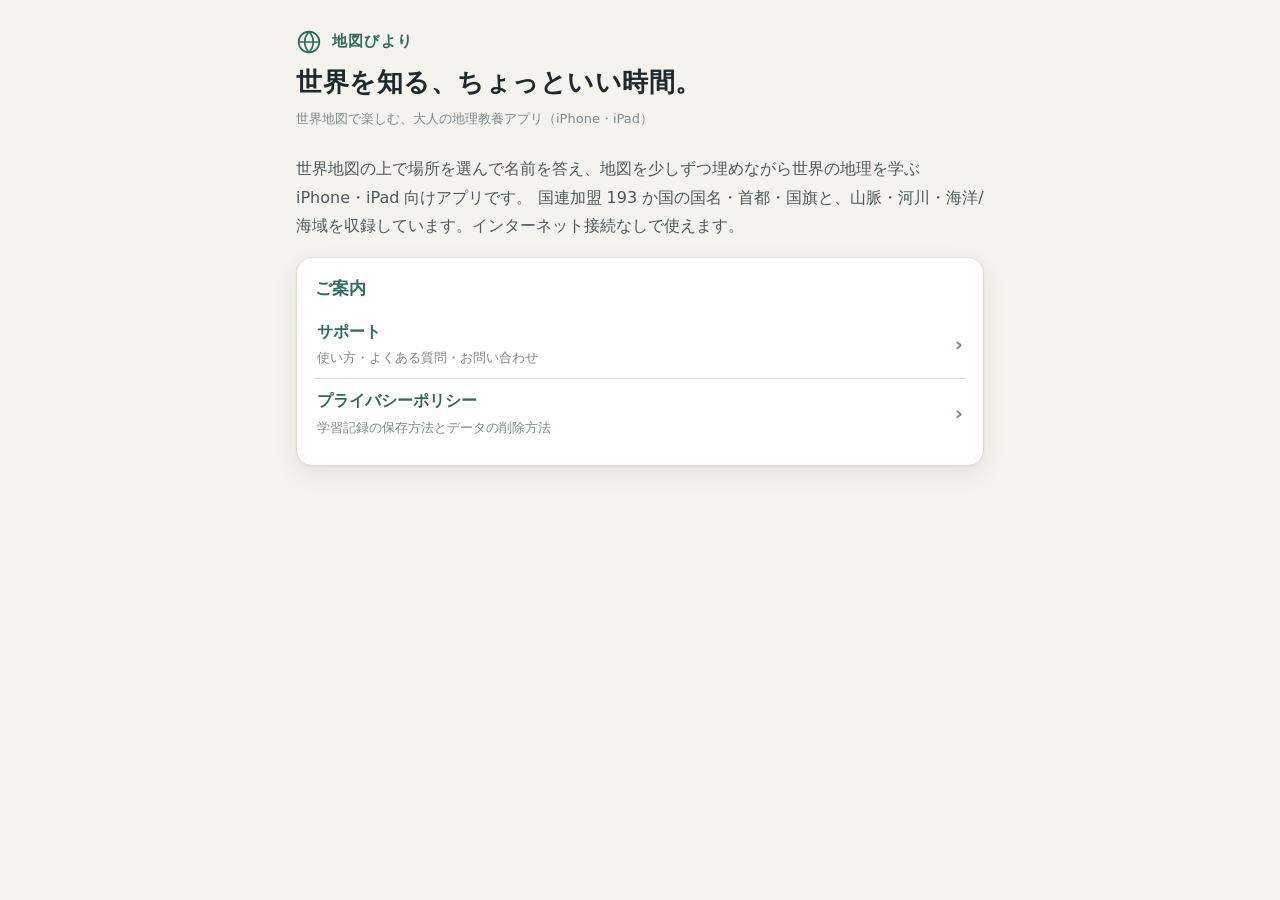
<file: index.html>
<!doctype html>
<html lang="ja">
<head>
  <meta charset="utf-8">
  <meta name="viewport" content="width=device-width, initial-scale=1, viewport-fit=cover">
  <title>地図びより</title>
  <meta name="description" content="世界地図で楽しむ、大人の地理教養アプリ「地図びより」。">
  <meta name="theme-color" content="#f5f3ee" media="(prefers-color-scheme: light)">
  <meta name="theme-color" content="#0f1716" media="(prefers-color-scheme: dark)">
  <link rel="stylesheet" href="style.css">
</head>
<body>
  <div class="wrap">
    <header>
      <div class="brand">
        <svg width="26" height="26" viewBox="0 0 24 24" fill="none" stroke="currentColor" stroke-width="1.6" stroke-linecap="round" stroke-linejoin="round" aria-hidden="true">
          <circle cx="12" cy="12" r="9.5"/><path d="M2.5 12h19M12 2.5c2.6 2.7 3.9 5.9 3.9 9.5s-1.3 6.8-3.9 9.5c-2.6-2.7-3.9-5.9-3.9-9.5S9.4 5.2 12 2.5z"/>
        </svg>
        地図びより
      </div>
      <h1>世界を知る、ちょっといい時間。</h1>
      <p class="dates">世界地図で楽しむ、大人の地理教養アプリ（iPhone・iPad）</p>
    </header>
    <main>
      <p class="lead">
        世界地図の上で場所を選んで名前を答え、地図を少しずつ埋めながら世界の地理を学ぶ iPhone・iPad 向けアプリです。
        国連加盟 193 か国の国名・首都・国旗と、山脈・河川・海洋/海域を収録しています。インターネット接続なしで使えます。
      </p>
      <section class="card" aria-labelledby="guide">
        <h2 id="guide">ご案内</h2>
        <ul class="links">
          <li><a href="support.html"><span>サポート<span class="desc">使い方・よくある質問・お問い合わせ</span></span></a></li>
          <li><a href="privacy.html"><span>プライバシーポリシー<span class="desc">学習記録の保存方法とデータの削除方法</span></span></a></li>
        </ul>
      </section>
    </main>
  </div>
</body>
</html>
</file>
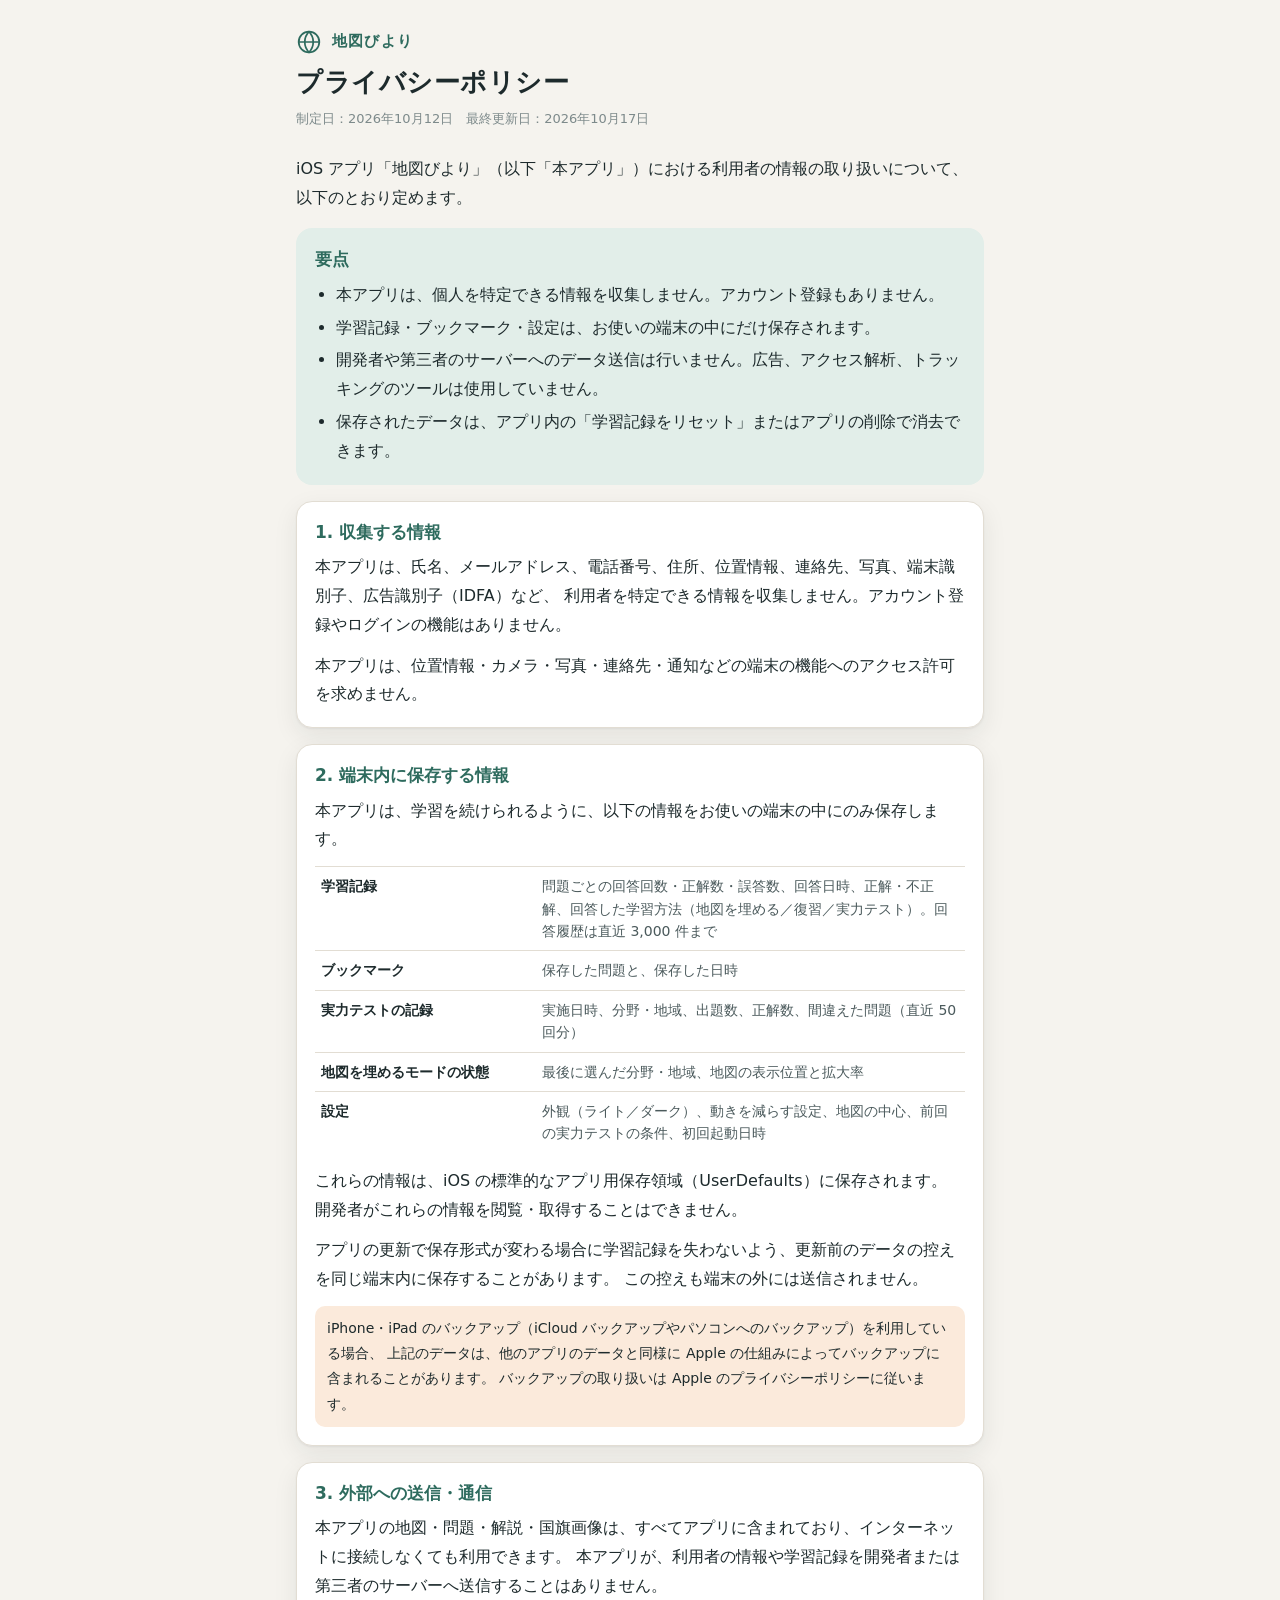
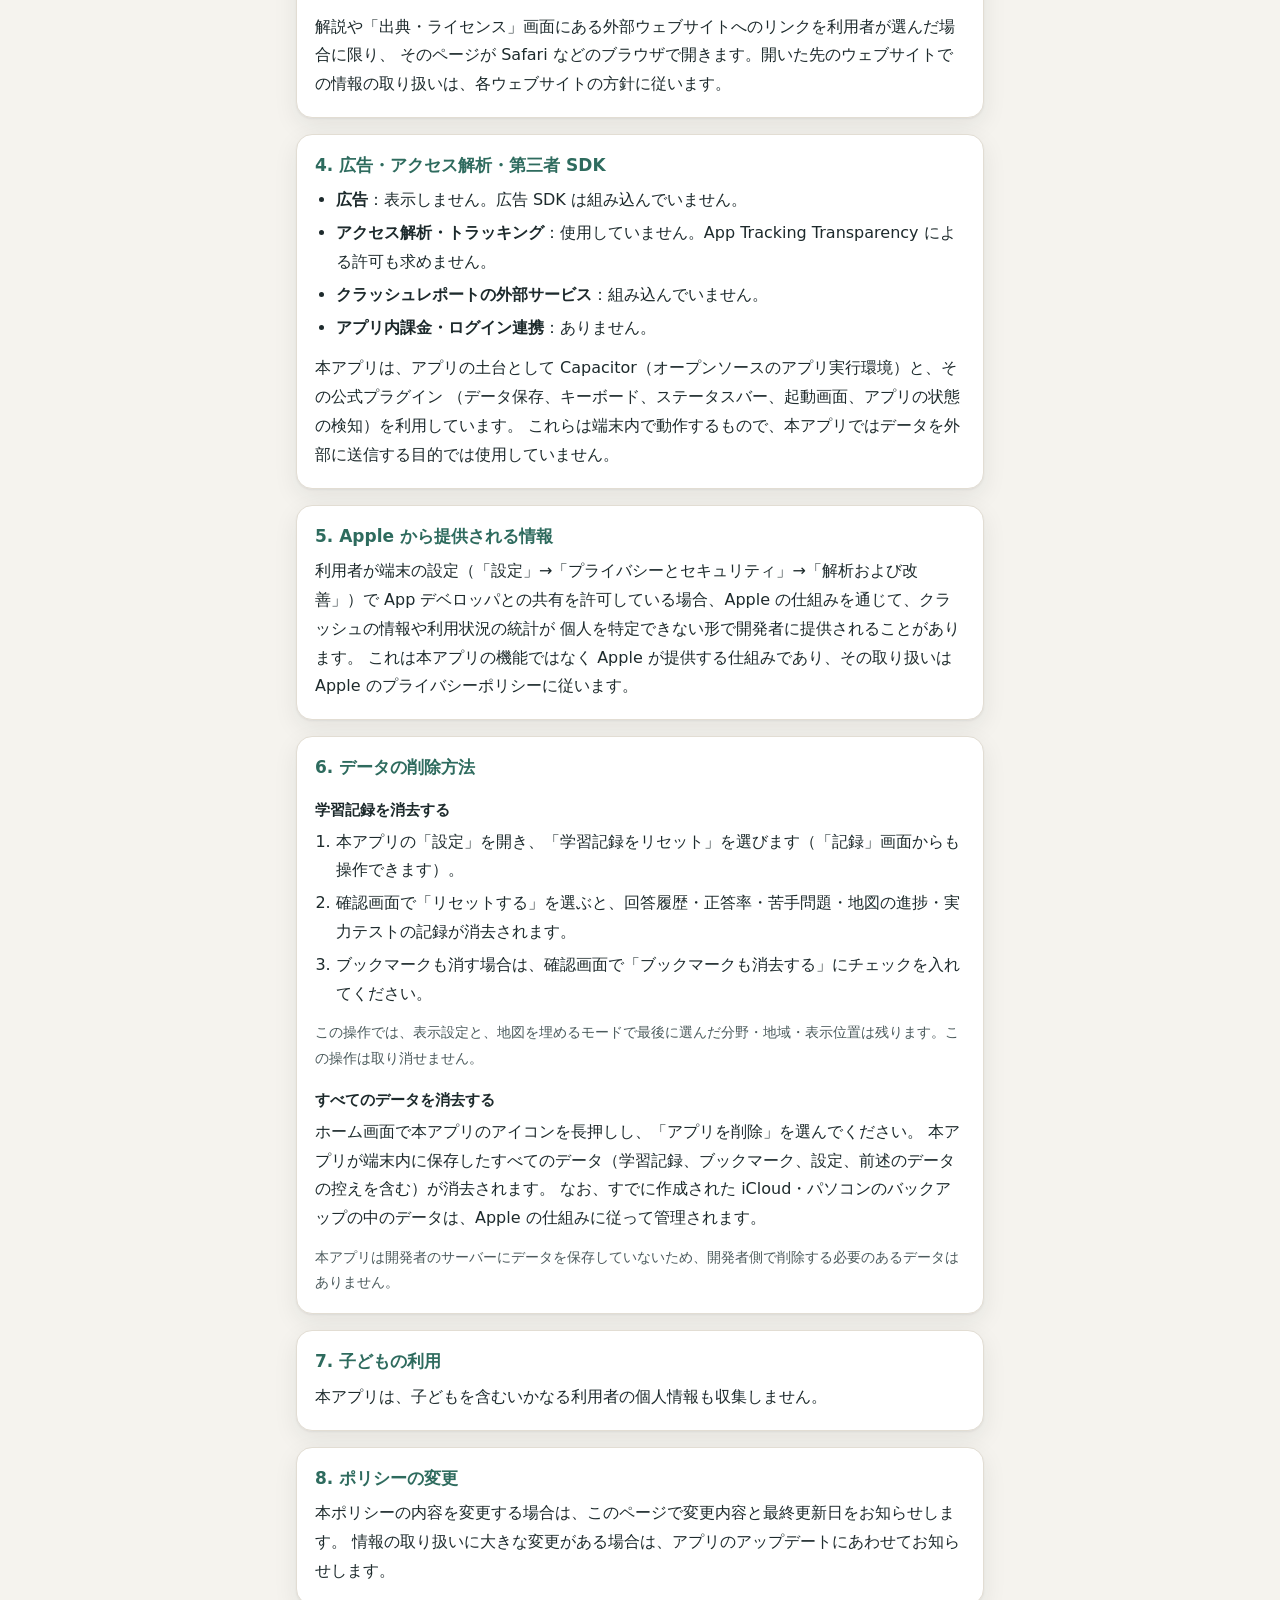
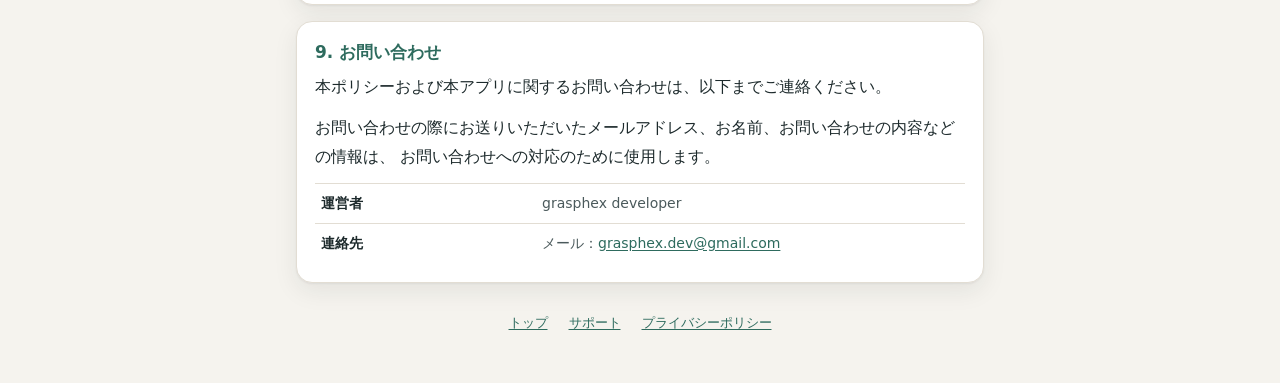
<file: privacy.html>
<!doctype html>
<html lang="ja">
<head>
  <meta charset="utf-8">
  <meta name="viewport" content="width=device-width, initial-scale=1, viewport-fit=cover">
  <title>プライバシーポリシー｜地図びより</title>
  <meta name="description" content="iOSアプリ「地図びより」のプライバシーポリシー。学習記録は端末内にのみ保存し、個人情報の収集・外部送信は行いません。">
  <meta name="theme-color" content="#f5f3ee" media="(prefers-color-scheme: light)">
  <meta name="theme-color" content="#0f1716" media="(prefers-color-scheme: dark)">
  <link rel="stylesheet" href="style.css">
</head>
<body>
  <div class="wrap">
    <header>
      <div class="brand">
        <svg width="26" height="26" viewBox="0 0 24 24" fill="none" stroke="currentColor" stroke-width="1.6" stroke-linecap="round" stroke-linejoin="round" aria-hidden="true">
          <circle cx="12" cy="12" r="9.5"/><path d="M2.5 12h19M12 2.5c2.6 2.7 3.9 5.9 3.9 9.5s-1.3 6.8-3.9 9.5c-2.6-2.7-3.9-5.9-3.9-9.5S9.4 5.2 12 2.5z"/>
        </svg>
        地図びより
      </div>
      <h1>プライバシーポリシー</h1>
      <p class="dates">制定日：2026年10月12日　最終更新日：2026年10月17日</p>
    </header>

    <main>
      <p>
        iOS アプリ「地図びより」（以下「本アプリ」）における利用者の情報の取り扱いについて、以下のとおり定めます。
      </p>

      <section class="card summary" aria-labelledby="s-summary">
        <h2 id="s-summary">要点</h2>
        <ul>
          <li>本アプリは、個人を特定できる情報を収集しません。アカウント登録もありません。</li>
          <li>学習記録・ブックマーク・設定は、お使いの端末の中にだけ保存されます。</li>
          <li>開発者や第三者のサーバーへのデータ送信は行いません。広告、アクセス解析、トラッキングのツールは使用していません。</li>
          <li>保存されたデータは、アプリ内の「学習記録をリセット」またはアプリの削除で消去できます。</li>
        </ul>
      </section>

      <section class="card" aria-labelledby="s1">
        <h2 id="s1">1. 収集する情報</h2>
        <p>
          本アプリは、氏名、メールアドレス、電話番号、住所、位置情報、連絡先、写真、端末識別子、広告識別子（IDFA）など、
          利用者を特定できる情報を収集しません。アカウント登録やログインの機能はありません。
        </p>
        <p>
          本アプリは、位置情報・カメラ・写真・連絡先・通知などの端末の機能へのアクセス許可を求めません。
        </p>
      </section>

      <section class="card" aria-labelledby="s2">
        <h2 id="s2">2. 端末内に保存する情報</h2>
        <p>本アプリは、学習を続けられるように、以下の情報をお使いの端末の中にのみ保存します。</p>
        <table>
          <tr><th scope="row">学習記録</th><td>問題ごとの回答回数・正解数・誤答数、回答日時、正解・不正解、回答した学習方法（地図を埋める／復習／実力テスト）。回答履歴は直近 3,000 件まで</td></tr>
          <tr><th scope="row">ブックマーク</th><td>保存した問題と、保存した日時</td></tr>
          <tr><th scope="row">実力テストの記録</th><td>実施日時、分野・地域、出題数、正解数、間違えた問題（直近 50 回分）</td></tr>
          <tr><th scope="row">地図を埋めるモードの状態</th><td>最後に選んだ分野・地域、地図の表示位置と拡大率</td></tr>
          <tr><th scope="row">設定</th><td>外観（ライト／ダーク）、動きを減らす設定、地図の中心、前回の実力テストの条件、初回起動日時</td></tr>
        </table>
        <p>
          これらの情報は、iOS の標準的なアプリ用保存領域（UserDefaults）に保存されます。
          開発者がこれらの情報を閲覧・取得することはできません。
        </p>
        <p>
          アプリの更新で保存形式が変わる場合に学習記録を失わないよう、更新前のデータの控えを同じ端末内に保存することがあります。
          この控えも端末の外には送信されません。
        </p>
        <p class="note">
          iPhone・iPad のバックアップ（iCloud バックアップやパソコンへのバックアップ）を利用している場合、
          上記のデータは、他のアプリのデータと同様に Apple の仕組みによってバックアップに含まれることがあります。
          バックアップの取り扱いは Apple のプライバシーポリシーに従います。
        </p>
      </section>

      <section class="card" aria-labelledby="s3">
        <h2 id="s3">3. 外部への送信・通信</h2>
        <p>
          本アプリの地図・問題・解説・国旗画像は、すべてアプリに含まれており、インターネットに接続しなくても利用できます。
          本アプリが、利用者の情報や学習記録を開発者または第三者のサーバーへ送信することはありません。
        </p>
        <p>
          解説や「出典・ライセンス」画面にある外部ウェブサイトへのリンクを利用者が選んだ場合に限り、
          そのページが Safari などのブラウザで開きます。開いた先のウェブサイトでの情報の取り扱いは、各ウェブサイトの方針に従います。
        </p>
      </section>

      <section class="card" aria-labelledby="s4">
        <h2 id="s4">4. 広告・アクセス解析・第三者 SDK</h2>
        <ul>
          <li><strong>広告</strong>：表示しません。広告 SDK は組み込んでいません。</li>
          <li><strong>アクセス解析・トラッキング</strong>：使用していません。App Tracking Transparency による許可も求めません。</li>
          <li><strong>クラッシュレポートの外部サービス</strong>：組み込んでいません。</li>
          <li><strong>アプリ内課金・ログイン連携</strong>：ありません。</li>
        </ul>
        <p>
          本アプリは、アプリの土台として Capacitor（オープンソースのアプリ実行環境）と、その公式プラグイン
          （データ保存、キーボード、ステータスバー、起動画面、アプリの状態の検知）を利用しています。
          これらは端末内で動作するもので、本アプリではデータを外部に送信する目的では使用していません。
        </p>
      </section>

      <section class="card" aria-labelledby="s5">
        <h2 id="s5">5. Apple から提供される情報</h2>
        <p>
          利用者が端末の設定（「設定」→「プライバシーとセキュリティ」→「解析および改善」）で
          App デベロッパとの共有を許可している場合、Apple の仕組みを通じて、クラッシュの情報や利用状況の統計が
          個人を特定できない形で開発者に提供されることがあります。
          これは本アプリの機能ではなく Apple が提供する仕組みであり、その取り扱いは Apple のプライバシーポリシーに従います。
        </p>
      </section>

      <section class="card" aria-labelledby="s6">
        <h2 id="s6">6. データの削除方法</h2>
        <h3>学習記録を消去する</h3>
        <ol>
          <li>本アプリの「設定」を開き、「学習記録をリセット」を選びます（「記録」画面からも操作できます）。</li>
          <li>確認画面で「リセットする」を選ぶと、回答履歴・正答率・苦手問題・地図の進捗・実力テストの記録が消去されます。</li>
          <li>ブックマークも消す場合は、確認画面で「ブックマークも消去する」にチェックを入れてください。</li>
        </ol>
        <p class="muted">
          この操作では、表示設定と、地図を埋めるモードで最後に選んだ分野・地域・表示位置は残ります。この操作は取り消せません。
        </p>
        <h3>すべてのデータを消去する</h3>
        <p>
          ホーム画面で本アプリのアイコンを長押しし、「アプリを削除」を選んでください。
          本アプリが端末内に保存したすべてのデータ（学習記録、ブックマーク、設定、前述のデータの控えを含む）が消去されます。
          なお、すでに作成された iCloud・パソコンのバックアップの中のデータは、Apple の仕組みに従って管理されます。
        </p>
        <p class="muted">
          本アプリは開発者のサーバーにデータを保存していないため、開発者側で削除する必要のあるデータはありません。
        </p>
      </section>

      <section class="card" aria-labelledby="s7">
        <h2 id="s7">7. 子どもの利用</h2>
        <p>本アプリは、子どもを含むいかなる利用者の個人情報も収集しません。</p>
      </section>

      <section class="card" aria-labelledby="s8">
        <h2 id="s8">8. ポリシーの変更</h2>
        <p>
          本ポリシーの内容を変更する場合は、このページで変更内容と最終更新日をお知らせします。
          情報の取り扱いに大きな変更がある場合は、アプリのアップデートにあわせてお知らせします。
        </p>
      </section>

      <section class="card" aria-labelledby="s9">
        <h2 id="s9">9. お問い合わせ</h2>
        <p>本ポリシーおよび本アプリに関するお問い合わせは、以下までご連絡ください。</p>
        <p>
          お問い合わせの際にお送りいただいたメールアドレス、お名前、お問い合わせの内容などの情報は、
          お問い合わせへの対応のために使用します。
        </p>
        <!-- contact:begin -->
        <table>
          <tr><th scope="row">運営者</th><td>grasphex developer</td></tr>
          <tr><th scope="row">連絡先</th><td>メール：<a href="mailto:grasphex.dev@gmail.com">grasphex.dev@gmail.com</a></td></tr>
        </table>
        <!-- contact:end -->
      </section>
    </main>

    <footer>
      <nav aria-label="サイト内リンク"><a href="./">トップ</a>　<a href="support.html">サポート</a>　<a href="privacy.html" aria-current="page">プライバシーポリシー</a></nav>
    </footer>
  </div>
</body>
</html>
</file>
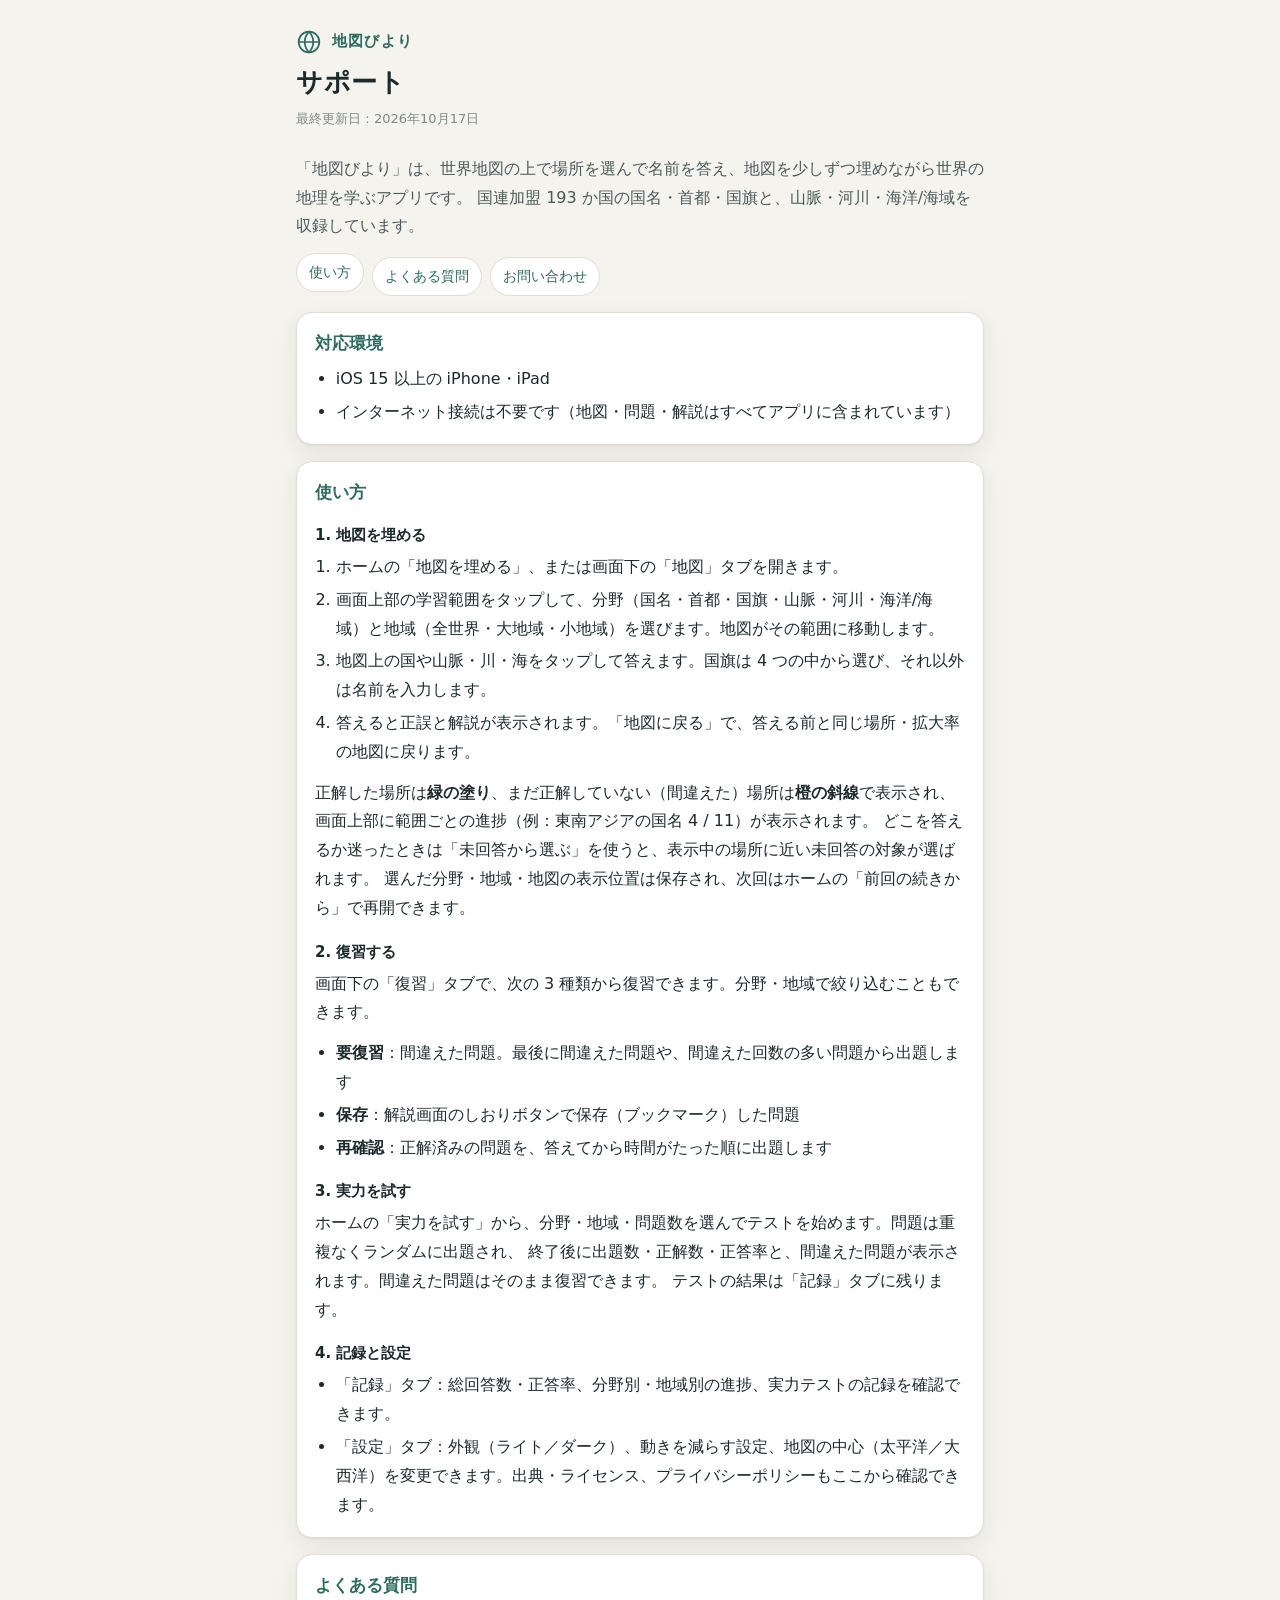
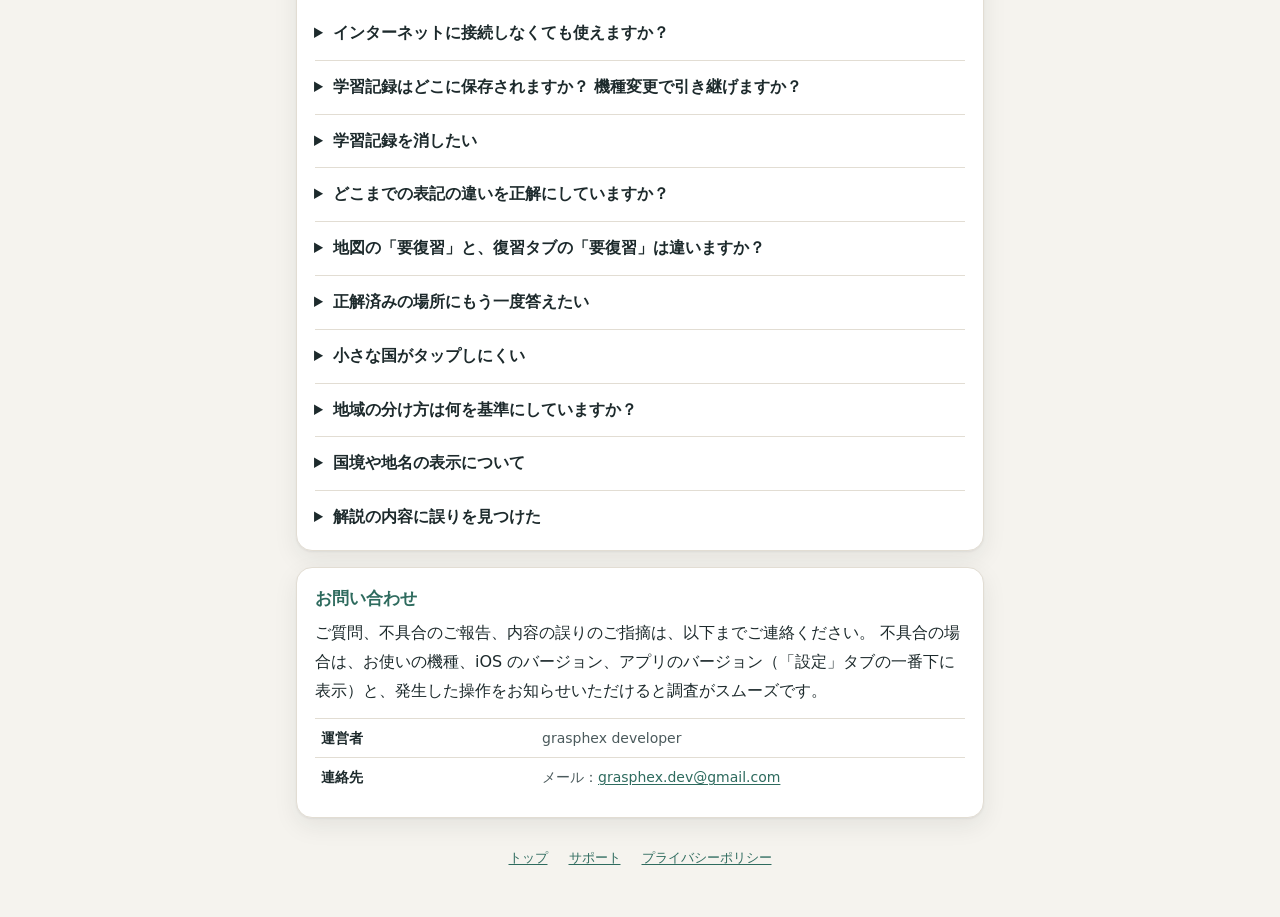
<file: support.html>
<!doctype html>
<html lang="ja">
<head>
  <meta charset="utf-8">
  <meta name="viewport" content="width=device-width, initial-scale=1, viewport-fit=cover">
  <title>サポート｜地図びより</title>
  <meta name="description" content="iOSアプリ「地図びより」のサポートページ。使い方、よくある質問、お問い合わせ方法。">
  <meta name="theme-color" content="#f5f3ee" media="(prefers-color-scheme: light)">
  <meta name="theme-color" content="#0f1716" media="(prefers-color-scheme: dark)">
  <link rel="stylesheet" href="style.css">
</head>
<body>
  <div class="wrap">
    <header>
      <div class="brand">
        <svg width="26" height="26" viewBox="0 0 24 24" fill="none" stroke="currentColor" stroke-width="1.6" stroke-linecap="round" stroke-linejoin="round" aria-hidden="true">
          <circle cx="12" cy="12" r="9.5"/><path d="M2.5 12h19M12 2.5c2.6 2.7 3.9 5.9 3.9 9.5s-1.3 6.8-3.9 9.5c-2.6-2.7-3.9-5.9-3.9-9.5S9.4 5.2 12 2.5z"/>
        </svg>
        地図びより
      </div>
      <h1>サポート</h1>
      <p class="dates">最終更新日：2026年10月17日</p>
    </header>

    <main>
      <p class="lead">
        「地図びより」は、世界地図の上で場所を選んで名前を答え、地図を少しずつ埋めながら世界の地理を学ぶアプリです。
        国連加盟 193 か国の国名・首都・国旗と、山脈・河川・海洋/海域を収録しています。
      </p>

      <nav aria-label="このページの目次">
        <ul class="toc">
          <li><a href="#usage">使い方</a></li>
          <li><a href="#faq">よくある質問</a></li>
          <li><a href="#contact">お問い合わせ</a></li>
        </ul>
      </nav>

      <section class="card" aria-labelledby="env">
        <h2 id="env">対応環境</h2>
        <ul>
          <li>iOS 15 以上の iPhone・iPad</li>
          <li>インターネット接続は不要です（地図・問題・解説はすべてアプリに含まれています）</li>
        </ul>
      </section>

      <section class="card" aria-labelledby="usage">
        <h2 id="usage">使い方</h2>

        <h3>1. 地図を埋める</h3>
        <ol>
          <li>ホームの「地図を埋める」、または画面下の「地図」タブを開きます。</li>
          <li>画面上部の学習範囲をタップして、分野（国名・首都・国旗・山脈・河川・海洋/海域）と地域（全世界・大地域・小地域）を選びます。地図がその範囲に移動します。</li>
          <li>地図上の国や山脈・川・海をタップして答えます。国旗は 4 つの中から選び、それ以外は名前を入力します。</li>
          <li>答えると正誤と解説が表示されます。「地図に戻る」で、答える前と同じ場所・拡大率の地図に戻ります。</li>
        </ol>
        <p>
          正解した場所は<strong>緑の塗り</strong>、まだ正解していない（間違えた）場所は<strong>橙の斜線</strong>で表示され、
          画面上部に範囲ごとの進捗（例：東南アジアの国名 4 / 11）が表示されます。
          どこを答えるか迷ったときは「未回答から選ぶ」を使うと、表示中の場所に近い未回答の対象が選ばれます。
          選んだ分野・地域・地図の表示位置は保存され、次回はホームの「前回の続きから」で再開できます。
        </p>

        <h3>2. 復習する</h3>
        <p>
          画面下の「復習」タブで、次の 3 種類から復習できます。分野・地域で絞り込むこともできます。
        </p>
        <ul>
          <li><strong>要復習</strong>：間違えた問題。最後に間違えた問題や、間違えた回数の多い問題から出題します</li>
          <li><strong>保存</strong>：解説画面のしおりボタンで保存（ブックマーク）した問題</li>
          <li><strong>再確認</strong>：正解済みの問題を、答えてから時間がたった順に出題します</li>
        </ul>

        <h3>3. 実力を試す</h3>
        <p>
          ホームの「実力を試す」から、分野・地域・問題数を選んでテストを始めます。問題は重複なくランダムに出題され、
          終了後に出題数・正解数・正答率と、間違えた問題が表示されます。間違えた問題はそのまま復習できます。
          テストの結果は「記録」タブに残ります。
        </p>

        <h3>4. 記録と設定</h3>
        <ul>
          <li>「記録」タブ：総回答数・正答率、分野別・地域別の進捗、実力テストの記録を確認できます。</li>
          <li>「設定」タブ：外観（ライト／ダーク）、動きを減らす設定、地図の中心（太平洋／大西洋）を変更できます。出典・ライセンス、プライバシーポリシーもここから確認できます。</li>
        </ul>
      </section>

      <section class="card" aria-labelledby="faq">
        <h2 id="faq">よくある質問</h2>

        <details>
          <summary>インターネットに接続しなくても使えますか？</summary>
          <p>はい。地図・問題・解説・国旗画像はすべてアプリに含まれており、オフラインで利用できます。解説の出典リンクを開くときだけ、インターネット接続が必要です。</p>
        </details>

        <details>
          <summary>学習記録はどこに保存されますか？ 機種変更で引き継げますか？</summary>
          <p>
            学習記録・ブックマーク・設定は、お使いの端末の中にだけ保存されます。アカウントやサーバーへの保存はなく、
            現在のバージョンには別の端末へ引き継ぐ機能はありません。
            iPhone・iPad のバックアップから端末を復元した場合は、Apple のバックアップの仕組みにより、アプリのデータとして復元されることがあります。
          </p>
        </details>

        <details>
          <summary>学習記録を消したい</summary>
          <p>
            「設定」タブ（または「記録」タブ）の「学習記録をリセット」から消去できます。確認画面で「ブックマークも消去する」を選ぶと、ブックマークも消去されます。
            この操作は取り消せません。すべてのデータを消す場合は、アプリを削除してください。
            詳しくは<a href="privacy.html#s6">プライバシーポリシー「6. データの削除方法」</a>をご覧ください。
          </p>
        </details>

        <details>
          <summary>どこまでの表記の違いを正解にしていますか？</summary>
          <ul>
            <li>ひらがな・カタカナ、全角・半角、空白や「・」の有無は区別しません。</li>
            <li>「ナイル」と「ナイル川」、「アンデス」と「アンデス山脈」のように、川・山脈などの語尾は省略できます。</li>
            <li>主な別表記も正解にしています。ある程度長い名前では、1 文字の誤字を正解として扱い、正しい表記を表示します。</li>
          </ul>
          <p>正しいはずの答えが不正解になる場合は、入力した答えと問題の内容を添えて<a href="#contact">お問い合わせ</a>ください。</p>
        </details>

        <details>
          <summary>地図の「要復習」と、復習タブの「要復習」は違いますか？</summary>
          <p>
            地図の橙の斜線は「答えたが、まだ一度も正解していない」場所です。一度正解すると緑に変わり、その後に間違えても緑のままです（進捗は減りません）。
            復習タブの「要復習」には、一度でも間違えた問題が入り、2 回続けて正解するとリストから外れます。
          </p>
        </details>

        <details>
          <summary>正解済みの場所にもう一度答えたい</summary>
          <p>正解済み（緑）の場所をタップすると「もう一度答える」「解説を読む」を選べます。誤ってタップしても、すぐには出題されません。</p>
        </details>

        <details>
          <summary>小さな国がタップしにくい</summary>
          <p>ピンチや拡大ボタンで地図を拡大してください。小さな国や山脈にはタップ用の印が表示されます。「未回答から選ぶ」を使うと、小さな対象は自動で拡大して選ばれます。</p>
        </details>

        <details>
          <summary>地域の分け方は何を基準にしていますか？</summary>
          <p>
            国の地域分けは、国連統計部の地域分類（M49）を基準にしています。山脈・河川・海域は、形が通る国（海域は沿岸の国）から地域を決めており、
            複数の地域に含まれることがあります。五大洋は「海洋」として別に分けています。
          </p>
        </details>

        <details>
          <summary>国境や地名の表示について</summary>
          <p>地図は Natural Earth のデータに基づく表示で、特定の領有権や境界の主張を支持するものではありません。山脈・海域の範囲は概略です。</p>
        </details>

        <details>
          <summary>解説の内容に誤りを見つけた</summary>
          <p>お手数ですが、問題（国名や山脈名など）と気づいた点を<a href="#contact">お問い合わせ</a>先までお知らせください。</p>
        </details>
      </section>

      <section class="card" aria-labelledby="contact">
        <h2 id="contact">お問い合わせ</h2>
        <p>
          ご質問、不具合のご報告、内容の誤りのご指摘は、以下までご連絡ください。
          不具合の場合は、お使いの機種、iOS のバージョン、アプリのバージョン（「設定」タブの一番下に表示）と、発生した操作をお知らせいただけると調査がスムーズです。
        </p>
        <!-- contact:begin -->
        <table>
          <tr><th scope="row">運営者</th><td>grasphex developer</td></tr>
          <tr><th scope="row">連絡先</th><td>メール：<a href="mailto:grasphex.dev@gmail.com">grasphex.dev@gmail.com</a></td></tr>
        </table>
        <!-- contact:end -->
      </section>
    </main>

    <footer>
      <nav aria-label="サイト内リンク"><a href="./">トップ</a>　<a href="support.html" aria-current="page">サポート</a>　<a href="privacy.html">プライバシーポリシー</a></nav>
    </footer>
  </div>
</body>
</html>
</file>
<file: style.css>
/* アプリ（src/index.css）のデザイントークンに合わせる */
:root {
  --bg: #f5f3ee;
  --surface: #ffffff;
  --surface-2: #efece5;
  --ink: #1d2a2c;
  --ink-2: #4b5a5c;
  --ink-3: #7d8a8b;
  --line: #e2ddd3;
  --primary: #2e6b5e;
  --primary-soft: #e2eee9;
  --accent: #d07a2d;
  --accent-soft: #fbeadb;
  --shadow: 0 1px 2px rgba(29, 42, 44, 0.06), 0 8px 24px rgba(29, 42, 44, 0.08);
  --font-sans: -apple-system, BlinkMacSystemFont, 'Hiragino Sans', 'Hiragino Kaku Gothic ProN', 'Noto Sans JP',
    'Yu Gothic UI', Meiryo, system-ui, sans-serif;
  --font-serif: 'Hiragino Mincho ProN', 'Hiragino Mincho Pro', 'Yu Mincho', YuMincho, 'Noto Serif JP', serif;
  color-scheme: light dark;
}
@media (prefers-color-scheme: dark) {
  :root {
    --bg: #0f1716;
    --surface: #172120;
    --surface-2: #1f2b29;
    --ink: #e7ece9;
    --ink-2: #a8b6b1;
    --ink-3: #7b8b86;
    --line: #2a3734;
    --primary: #72b9a5;
    --primary-soft: #1d3832;
    --accent: #f0a35c;
    --accent-soft: #3b2b1d;
    --shadow: none;
  }
}
* { box-sizing: border-box; }
html { -webkit-text-size-adjust: 100%; }
body {
  margin: 0;
  background: var(--bg);
  color: var(--ink);
  font-family: var(--font-sans);
  font-size: 16px;
  line-height: 1.8;
  overflow-wrap: anywhere;
}
.wrap {
  max-width: 720px;
  margin: 0 auto;
  padding: calc(28px + env(safe-area-inset-top, 0px)) max(16px, env(safe-area-inset-right, 0px)) calc(48px + env(safe-area-inset-bottom, 0px)) max(16px, env(safe-area-inset-left, 0px));
}
header { margin-bottom: 24px; }
.brand { display: flex; align-items: center; gap: 10px; color: var(--primary); font-family: var(--font-serif); font-size: 15px; font-weight: 600; letter-spacing: 0.08em; }
.brand svg { flex: none; }
h1 { margin: 10px 0 6px; font-family: var(--font-serif); font-size: 26px; line-height: 1.4; letter-spacing: 0.02em; }
.dates { margin: 0; color: var(--ink-3); font-size: 13px; }
.card {
  background: var(--surface);
  border: 1px solid var(--line);
  border-radius: 16px;
  box-shadow: var(--shadow);
  padding: 18px 18px 6px;
  margin: 16px 0;
}
.summary { background: var(--primary-soft); border-color: transparent; box-shadow: none; }
.summary h2 { margin-top: 0; }
h2 { margin: 0 0 8px; font-size: 17px; line-height: 1.5; color: var(--primary); }
h3 { margin: 16px 0 4px; font-size: 15px; }
p, ul, ol { margin: 0 0 12px; }
ul, ol { padding-left: 1.3em; }
li + li { margin-top: 4px; }
.muted { color: var(--ink-2); font-size: 14px; }
table { width: 100%; border-collapse: collapse; margin: 4px 0 14px; font-size: 14px; line-height: 1.6; }
th, td { text-align: left; vertical-align: top; padding: 8px 6px; border-top: 1px solid var(--line); }
th { width: 34%; font-weight: 600; color: var(--ink); }
td { color: var(--ink-2); }
.note { background: var(--accent-soft); border-radius: 10px; padding: 10px 12px; font-size: 14px; color: var(--ink); }
.todo { display: inline-block; border: 1px dashed var(--accent); border-radius: 8px; padding: 2px 8px; color: var(--accent); font-weight: 600; }
a { color: var(--primary); text-underline-offset: 2px; }
footer { margin-top: 28px; color: var(--ink-3); font-size: 13px; text-align: center; }
@media (max-width: 480px) {
  body { font-size: 15.5px; }
  h1 { font-size: 23px; }
  th, td { display: block; width: 100%; padding: 2px 0; border: 0; }
  tr { display: block; padding: 8px 0; border-top: 1px solid var(--line); }
}

/* サポートページ・トップページ */
.lead { color: var(--ink-2); }
.links { list-style: none; padding: 0; margin: 0 0 12px; }
.links li + li { margin-top: 0; border-top: 1px solid var(--line); }
.links a { display: flex; justify-content: space-between; align-items: center; min-height: 48px; padding: 8px 2px; font-weight: 600; text-decoration: none; }
.links a::after { content: '›'; color: var(--ink-3); font-size: 20px; }
.links .desc { display: block; color: var(--ink-3); font-size: 13px; font-weight: 400; }
.toc { margin: 0 0 12px; padding: 0; list-style: none; display: flex; flex-wrap: wrap; gap: 8px; }
.toc a { display: inline-block; padding: 6px 12px; border-radius: 999px; background: var(--surface); border: 1px solid var(--line); font-size: 14px; text-decoration: none; }
details { border-top: 1px solid var(--line); padding: 4px 0; }
details:first-of-type { border-top: 0; }
summary { cursor: pointer; padding: 8px 0; font-weight: 600; list-style-position: outside; margin-left: 1.1em; }
details[open] summary { color: var(--primary); }
details > p, details > ul { margin-left: 1.1em; }
.kbd { display: inline-block; padding: 0 6px; border: 1px solid var(--line); border-radius: 6px; background: var(--surface-2); font-size: 0.92em; }
footer nav a { margin: 0 4px; }
</file>
